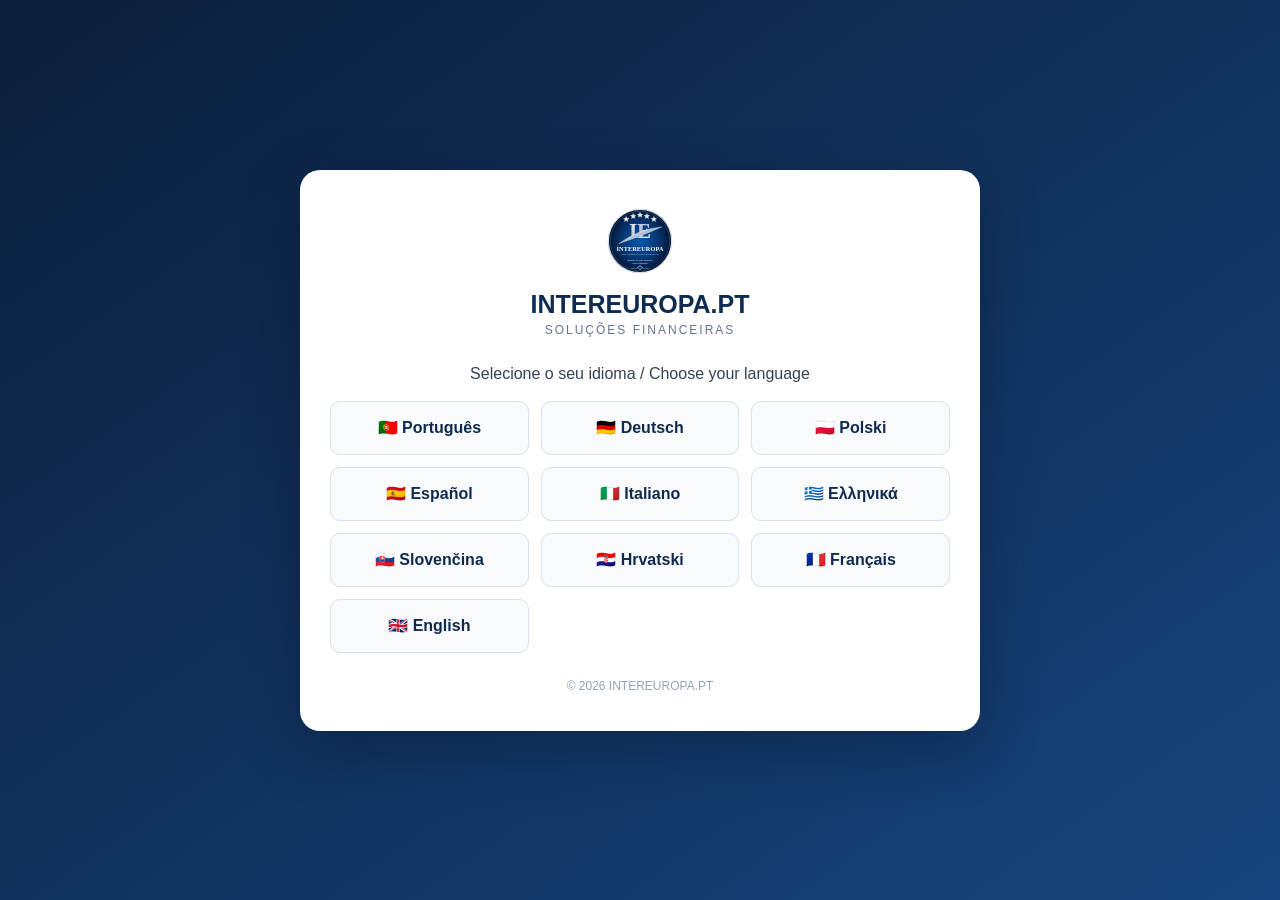
<file: index.html>
<!DOCTYPE html>
<html lang="pt-PT">
<head>
<meta charset="UTF-8">
<meta name="viewport" content="width=device-width, initial-scale=1.0">
<script>
(function(){
  var path=window.location.pathname;
  var isSiteRoot=path === "/" || path === "/index.html" ||
    path === "/BancoWBD" || path === "/BancoWBD/" || /\/index\.html$/i.test(path);
  if(!isSiteRoot) return;
  try {
    if(sessionStorage.getItem("intereuropa_language_selected_this_visit") !== "yes") {
      window.location.replace("language.html");
    }
  } catch(e) { window.location.replace("language.html"); }
})();
</script>
 
<title>INTEREUROPA.PT | Soluções Financeiras</title>
<meta name="description" content="INTEREUROPA.PT — Soluções Financeiras.">
<meta property="og:type" content="website">
<meta property="og:site_name" content="INTEREUROPA.PT">
<meta property="og:title" content="INTEREUROPA.PT">
<meta property="og:description" content="INTEREUROPA.PT — Soluções Financeiras.">
<meta property="og:url" content="https://polskadrewno1.github.io/BancoWBD/">
<meta property="og:image" content="https://polskadrewno1.github.io/BancoWBD/assets/intereuropa-preview.svg">
<meta name="twitter:card" content="summary">
<meta name="twitter:title" content="INTEREUROPA.PT">
<link rel="icon" type="image/svg+xml" href="assets/intereuropa-language-globe.svg">

<style>
* {
  box-sizing: border-box;
  margin: 0;
  padding: 0;
}

html {
  scroll-behavior: smooth;
}

body {
  font-family: Arial, sans-serif;
  background: #f3f6fb;
  color: #1e293b;
  line-height: 1.6;
}

header {
  background: white;
  padding: 18px 6%;
  display: flex;
  justify-content: space-between;
  align-items: center;
  flex-wrap: wrap;
  gap: 15px;
  border-bottom: 1px solid #e2e8f0;
}

.logo {
  display: flex;
  align-items: center;
  gap: 12px;
}

.logo img {
  width: 55px;
  height: 55px;
  object-fit: contain;
}

.logo strong {
  display: block;
  color: #102b50;
  font-size: 19px;
}

.logo small {
  color: #64748b;
  font-size: 10px;
  letter-spacing: 1.5px;
}

nav {
  display: flex;
  flex-wrap: wrap;
  gap: 18px;
}

nav a {
  text-decoration: none;
  color: #102b50;
  font-weight: bold;
  font-size: 14px;
}

nav a:hover {
  color: #3976b8;
}

main {
  max-width: 1150px;
  margin: auto;
  padding: 25px;
}

.hero {
  display: grid;
  grid-template-columns: 1.2fr .8fr;
  gap: 35px;
  align-items: center;
  padding: 65px 0;
}

.tag {
  color: #5276a8;
  font-size: 12px;
  font-weight: bold;
  letter-spacing: 2px;
}

.hero h1 {
  color: #102b50;
  font-size: 43px;
  line-height: 1.2;
  margin: 15px 0;
}

.hero p {
  color: #64748b;
  margin-bottom: 20px;
}

.button {
  display: inline-block;
  background: #17447e;
  color: white;
  text-decoration: none;
  padding: 13px 22px;
  border-radius: 8px;
  font-weight: bold;
  margin: 5px 5px 5px 0;
}

.button.secondary {
  background: white;
  color: #17447e;
  border: 1px solid #17447e;
}

.hero-image {
  width: 100%;
  min-height: 280px;
  height: 100%;
  max-height: 360px;
  object-fit: cover;
  border-radius: 18px;
  box-shadow: 0 15px 35px #10284d25;
}

section {
  margin-bottom: 45px;
}

section h2 {
  color: #102b50;
  margin-bottom: 20px;
}

.cards {
  display: grid;
  grid-template-columns: repeat(3, 1fr);
  gap: 18px;
}

.card {
  background: white;
  padding: 25px;
  border-radius: 12px;
  box-shadow: 0 3px 15px #10284d0d;
}

.card .icon {
  font-size: 27px;
  color: #17447e;
  margin-bottom: 10px;
}

.card h3 {
  color: #17447e;
  margin-bottom: 12px;
}

.card p {
  color: #64748b;
  font-size: 14px;
  margin-bottom: 15px;
}

.card a {
  color: #17447e;
  font-weight: bold;
  text-decoration: none;
}

.notice {
  background: #eaf1fa;
  padding: 25px;
  border-radius: 12px;
}

.notice h2 {
  margin-bottom: 10px;
}

.demo {
  margin-top: 18px;
  padding: 14px;
  background: #fff;
  border-left: 4px solid #17447e;
  border-radius: 5px;
  font-size: 13px;
}

.contact {
  background: white;
  padding: 25px;
  border-radius: 12px;
}

.contact p {
  margin: 8px 0;
}

.contact a {
  color: #17447e;
  font-weight: bold;
  text-decoration: none;
}

footer {
  text-align: center;
  background: #102b50;
  color: white;
  padding: 25px 15px;
  font-size: 13px;
}

@media (max-width: 750px) {
  header {
    flex-direction: column;
    align-items: flex-start;
  }

  nav {
    gap: 12px;
  }

  .hero {
    grid-template-columns: 1fr;
    padding: 40px 0;
  }

  .hero h1 {
    font-size: 34px;
  }

  .cards {
    grid-template-columns: 1fr;
  }

  main {
    padding: 18px;
  }
}
</style>
</head>

<body>

<header>

  <div class="logo">
    <img src="assets/intereuropa-emblem.svg" alt="Logótipo INTEREUROPA.PT">

    <div>
      <strong>INTEREUROPA</strong>
      <small>SOLUÇÕES FINANCEIRAS</small>
    </div>
  </div>

  <nav>
    <a href="#inicio">Início</a>
    <a href="#servicos">Serviços</a>
    <a href="condicoes-financiamento.html">Financiamento</a>
    <a href="cliente-demo.html?mode=login">Se connecter</a>
    <a href="#contacto">Contacto</a>
  </nav> 
</header>

<main>

<section class="hero" id="inicio">

  <div>

    <p class="tag">SOLUÇÕES DE FINANCIAMENTO</p>

    <h1>
      O futuro financeiro começa com uma nova experiência.
    </h1>

    <p>
      Bem-vindo à INTEREUROPA. Conheça os nossos serviços disponíveis e acompanhe os seus pedidos através da área de cliente.
    </p>

    <a class="button" href="condicoes-financiamento.html">
      Solicitar financiamento
    </a>

    <a class="button secondary" href="cliente-demo.html?mode=register">
      Criar uma conta
    </a>

    <a class="button secondary" href="cliente-demo.html?mode=login">
      Iniciar sessão
    </a>

  </div>

  <img
    class="hero-image"
    src="assets/mfie-hero.jpg"
    alt="Profissionais num escritório a analisar documentos e notas de euro"
  >

</section>

<section id="servicos">

  <h2>Conheça os nossos serviços</h2>

  <div class="cards">

    <article class="card">

      <div class="icon">▥</div>

      <h3>Financiamento</h3>

      <p>
        Consulte as informações sobre o processo de candidatura e apresente um pedido para análise.
      </p>

      <a href="condicoes-financiamento.html">
  Solicitar financiamento →
</a>

    </article>

    <article class="card">

      <div class="icon">●</div>

      <h3>Área de cliente</h3>

      <p>
        Aceda à sua conta, consulte os seus pedidos e acompanhe as respetivas atualizações.
      </p>

      <a href="cliente-demo.html">
        Aceder à minha conta →
      </a>

    
    </article>

    <article class="card">

      <div class="icon">♧</div>

      <h3>Poupança INTEREUROPA</h3>

      <p>
        Conheça a nossa solução de poupança e escolha a duração da aplicação de acordo com os seus objetivos. Consulte as informações e as condições aplicáveis.
      </p>

      <a href="#panneau-epargne" onclick="abrirPainelPoupanca(); return false;">
  Conhecer a solução de poupança →
</a>

    </article>

  </div>



</section>

<section class="notice">

  <h2>Financiamento com responsabilidade</h2>

  <p>
    Todas as candidaturas estão sujeitas a uma análise individual. A apresentação de um pedido não representa uma aprovação nem garante a disponibilização de financiamento. As condições aplicáveis devem ser comunicadas antes de qualquer contratação.
  </p>


</section>

<section id="panneau-epargne" class="notice" hidden>

  <h2>Poupança INTEREUROPA</h2>

  <p>
    Conheça a solução de poupança INTEREUROPA e escolha a duração da aplicação de acordo com os seus objetivos.
  </p>

  <h3>Taxa anual anunciada</h3>

  <p>
    30% ao ano, sujeita às condições contratuais aplicáveis.
  </p>

  <h3>Duração da aplicação</h3>

  <p>
    O cliente poderá escolher a duração da aplicação em anos inteiros, de acordo com os seus objetivos e com as condições do contrato.
  </p>

  <h3>Cálculo e crédito dos juros</h3>

  <p>
    Os juros serão calculados de acordo com a taxa e a duração contratualmente estabelecidas. No vencimento, o capital inicial e os juros serão creditados imediatamente na conta interna INTEREUROPA do cliente, conforme as condições contratuais.
  </p>

  <p>
    Esta informação é demonstrativa. A disponibilidade, a taxa e as condições do produto devem ser confirmadas através de documentação contratual e das autorizações aplicáveis.
  </p>

  <a href="#servicos">Voltar aos serviços ↑</a>

</section>

<section id="contacto" class="contact">

  <h2>Fale connosco</h2>

  <p>
    <strong>Email:</strong>
    <a href="mailto:contacto@intereuropa.pt">
      contacto@intereuropa.pt
    </a>
  </p>

</section>

</main>

<footer>
  © 2026 INTEREUROPA — Soluções Financeiras.
</footer>

 
<script src="assets/i18n.js?v=20261127d"></script>
<script>
function abrirPainelPoupanca() {
  const painel = document.getElementById("panneau-epargne");
  painel.hidden = false;
  painel.scrollIntoView({ behavior: "smooth", block: "start" });
}
</script></body>
</html>
</file>
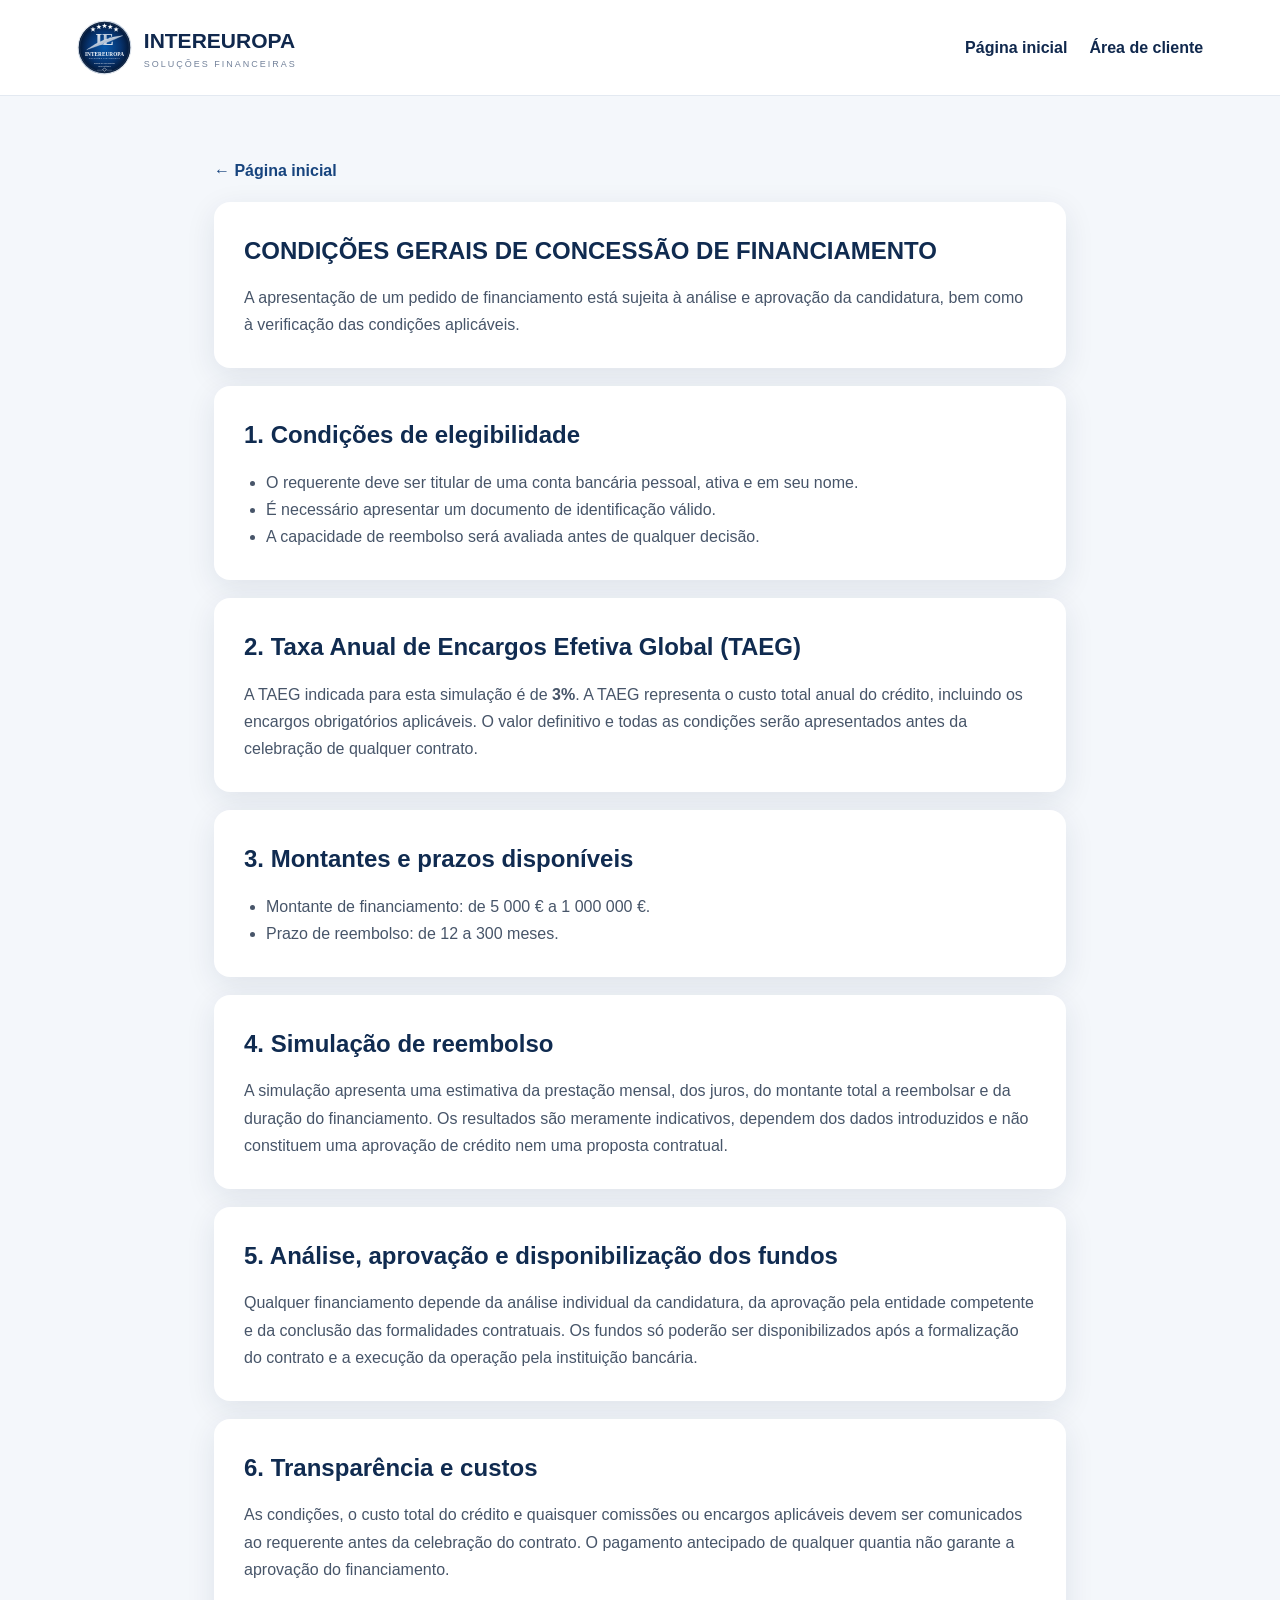
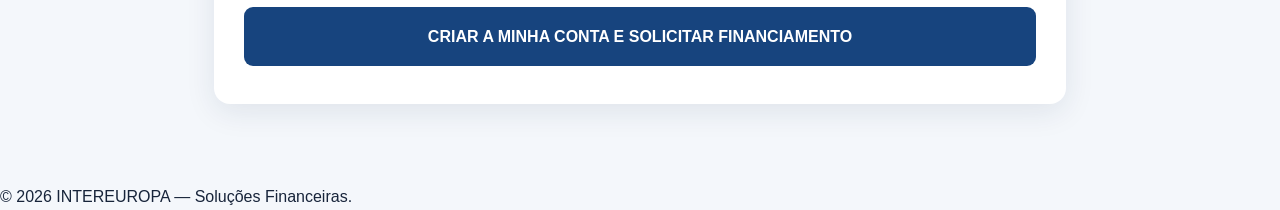
<file: condicoes-financiamento.html>
<!DOCTYPE html>
<html lang="pt-PT">
<head>
<meta charset="UTF-8">
<meta name="viewport" content="width=device-width, initial-scale=1.0">
<title>Condições de financiamento | INTEREUROPA.PT</title>
<link rel="stylesheet" href="style.css">
<style>
.finance-wrap{max-width:900px;margin:38px auto;padding:24px}
.finance-card{background:#fff;border-radius:16px;padding:30px;box-shadow:0 8px 30px #10284d18;margin-bottom:18px}
.finance-card h1,.finance-card h2{color:#102b50;margin-bottom:14px}
.finance-card p,.finance-card li{line-height:1.7;color:#475569}
.finance-card ul{padding-left:22px}
.finance-cta{display:block;text-align:center;background:#17447e;color:#fff;text-decoration:none;font-weight:bold;padding:17px 20px;border-radius:9px;margin:24px 0 8px}
.back-home{display:inline-block;color:#17447e;font-weight:bold;margin-bottom:18px;text-decoration:none}
@media(max-width:600px){.finance-wrap{padding:16px}.finance-card{padding:22px}}
</style>
</head>
<body>
<header>
  <div class="logo">
    <img src="assets/intereuropa-emblem.svg" alt="Logótipo INTEREUROPA.PT" width="55" height="55">
    <div><strong>INTEREUROPA</strong><small>SOLUÇÕES FINANCEIRAS</small></div>
  </div>
  <nav><a href="index.html">Página inicial</a><a href="cliente-demo.html?mode=login">Área de cliente</a></nav>
</header>
<main class="finance-wrap">
<a class="back-home" href="index.html">← Página inicial</a>
<section class="finance-card">
<h1>CONDIÇÕES GERAIS DE CONCESSÃO DE FINANCIAMENTO</h1>
<p>A apresentação de um pedido de financiamento está sujeita à análise e aprovação da candidatura, bem como à verificação das condições aplicáveis.</p>
</section>
<section class="finance-card">
<h2>1. Condições de elegibilidade</h2>
<ul>
<li>O requerente deve ser titular de uma conta bancária pessoal, ativa e em seu nome.</li>
<li>É necessário apresentar um documento de identificação válido.</li>
<li>A capacidade de reembolso será avaliada antes de qualquer decisão.</li>
</ul>
</section>
<section class="finance-card">
<h2>2. Taxa Anual de Encargos Efetiva Global (TAEG)</h2>
<p>A TAEG indicada para esta simulação é de <strong>3%</strong>. A TAEG representa o custo total anual do crédito, incluindo os encargos obrigatórios aplicáveis. O valor definitivo e todas as condições serão apresentados antes da celebração de qualquer contrato.</p>
</section>
<section class="finance-card">
<h2>3. Montantes e prazos disponíveis</h2>
<ul>
<li>Montante de financiamento: de 5 000 € a 1 000 000 €.</li>
<li>Prazo de reembolso: de 12 a 300 meses.</li>
</ul>
</section>
<section class="finance-card">
<h2>4. Simulação de reembolso</h2>
<p>A simulação apresenta uma estimativa da prestação mensal, dos juros, do montante total a reembolsar e da duração do financiamento. Os resultados são meramente indicativos, dependem dos dados introduzidos e não constituem uma aprovação de crédito nem uma proposta contratual.</p>
</section>
<section class="finance-card">
<h2>5. Análise, aprovação e disponibilização dos fundos</h2>
<p>Qualquer financiamento depende da análise individual da candidatura, da aprovação pela entidade competente e da conclusão das formalidades contratuais. Os fundos só poderão ser disponibilizados após a formalização do contrato e a execução da operação pela instituição bancária.</p>
</section>
<section class="finance-card">
<h2>6. Transparência e custos</h2>
<p>As condições, o custo total do crédito e quaisquer comissões ou encargos aplicáveis devem ser comunicados ao requerente antes da celebração do contrato. O pagamento antecipado de qualquer quantia não garante a aprovação do financiamento.</p>
<a class="finance-cta" href="cliente-demo.html?mode=register">CRIAR A MINHA CONTA E SOLICITAR FINANCIAMENTO</a>
</section>
</main>
<footer>© 2026 INTEREUROPA — Soluções Financeiras.</footer>
<script src="assets/i18n.js?v=20261127d"></script>
</body>
</html>
</file>
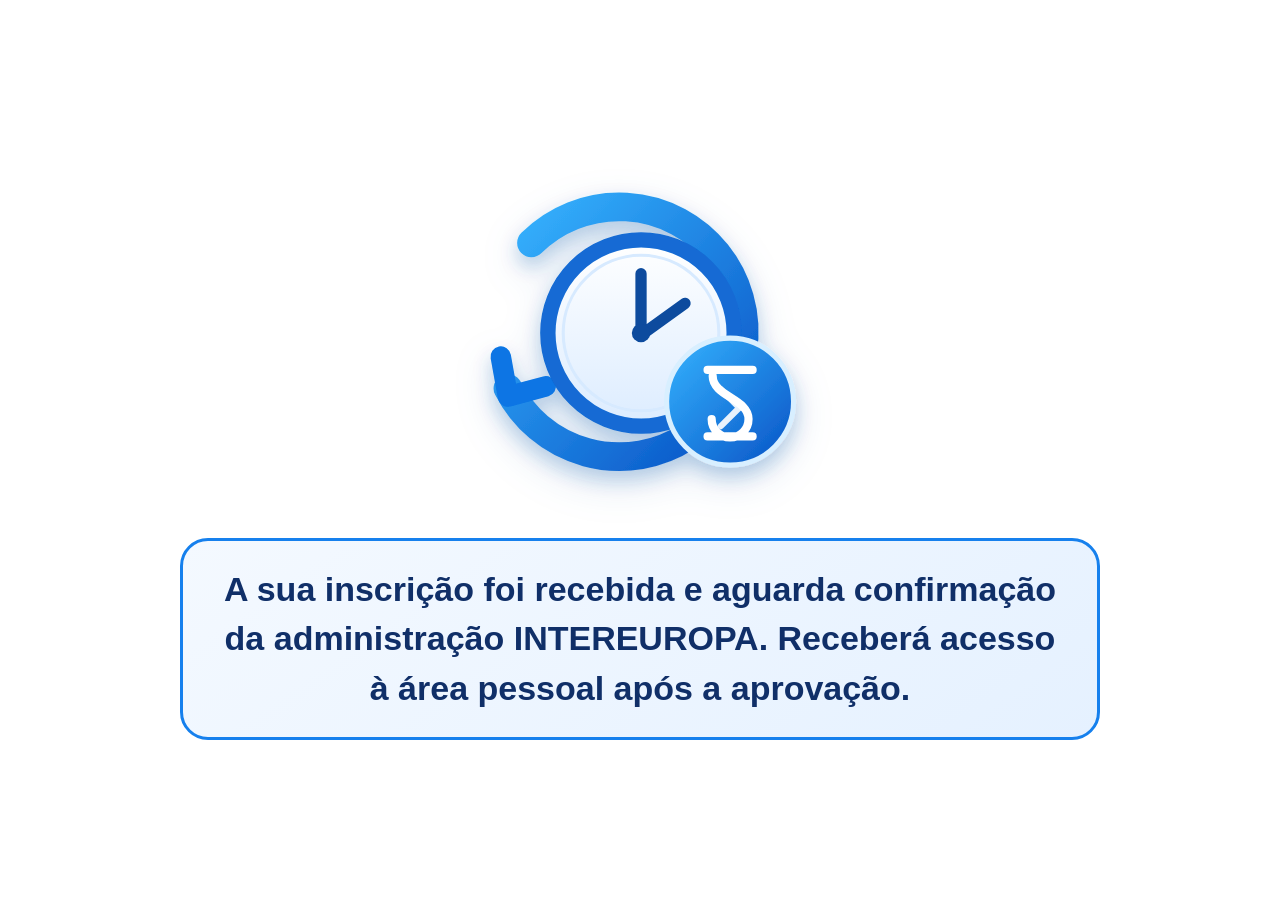
<file: inscricao-aguarda-aprovacao.html>
<!DOCTYPE html>
<html lang="pt-PT">
<head>
<meta charset="UTF-8">
<meta name="viewport" content="width=device-width, initial-scale=1.0">
<meta name="robots" content="noindex">
<title>Inscrição em análise</title>
<style>
*{box-sizing:border-box}
body{margin:0;min-height:100vh;display:grid;place-items:center;padding:24px;background:#fff;font-family:Arial,Helvetica,sans-serif;color:#102f68}
main{width:min(100%,920px);text-align:center}
.sticker{width:min( min(72vw,430px),100%);height:auto;display:block;margin:0 auto 30px;filter:drop-shadow(0 12px 18px rgba(18,83,160,.14))}
.message{margin:0 auto;padding:24px 28px;border:3px solid #1680ed;border-radius:28px;background:linear-gradient(145deg,#f4f9ff,#e5f1ff);font-size:clamp(20px,3.2vw,34px);line-height:1.45;font-weight:700;color:#102f68}
@media(max-width:520px){body{padding:18px}.sticker{width:min(78vw,330px);margin-bottom:22px}.message{padding:20px 17px;border-radius:22px}}
</style>
</head>
<body>
<main>
<svg class="sticker" viewBox="0 0 420 340" role="img" aria-label="A aguardar confirmação" xmlns="http://www.w3.org/2000/svg">
<defs>
 <linearGradient id="blue" x1="0" y1="0" x2="1" y2="1"><stop stop-color="#36b4ff"/><stop offset="1" stop-color="#0752c5"/></linearGradient>
 <linearGradient id="glass" x1="0" y1="0" x2="0" y2="1"><stop stop-color="#fff"/><stop offset="1" stop-color="#dcecff"/></linearGradient>
 <filter id="shadow" x="-30%" y="-30%" width="160%" height="170%"><feDropShadow dx="0" dy="9" stdDeviation="9" flood-color="#1558a8" flood-opacity=".22"/></filter>
</defs>
<g filter="url(#shadow)">
 <path d="M104 81a122 122 0 1 1-23 142" fill="none" stroke="url(#blue)" stroke-width="28" stroke-linecap="round"/>
 <path d="M74 192l7 39 37-10" fill="none" stroke="#0874e4" stroke-width="20" stroke-linecap="round" stroke-linejoin="round"/>
 <circle cx="211" cy="169" r="91" fill="url(#glass)" stroke="#126bd4" stroke-width="15"/>
 <circle cx="211" cy="169" r="76" fill="none" stroke="#d7eaff" stroke-width="3"/>
 <path d="M211 111v60l43-31" fill="none" stroke="#0b4b9e" stroke-width="11" stroke-linecap="round" stroke-linejoin="round"/>
 <circle cx="211" cy="169" r="9" fill="#0b4b9e"/>
 <circle cx="298" cy="236" r="62" fill="url(#blue)" stroke="#d8efff" stroke-width="5"/>
 <path d="M276 205h44M281 211c0 20 35 22 35 42 0 10-8 18-18 18s-18-8-18-18M276 270h44" fill="none" stroke="#fff" stroke-width="8" stroke-linecap="round"/>
 <path d="M289 224l18 18-18 18" fill="none" stroke="#fff" stroke-width="6" stroke-linecap="round" stroke-linejoin="round" opacity=".9"/>
</g>
</svg>
<p class="message" id="pending-message">A sua inscrição foi recebida e aguarda confirmação da administração INTEREUROPA. Receberá acesso à área pessoal após a aprovação.</p>
</main>
<script>
(() => {
 const messages = {
  pt:"A sua inscrição foi recebida e aguarda confirmação da administração INTEREUROPA. Receberá acesso à área pessoal após a aprovação.",
  de:"Ihre Anmeldung wurde erhalten und wartet auf die Bestätigung durch die INTEREUROPA-Verwaltung. Nach der Genehmigung erhalten Sie Zugang zu Ihrem persönlichen Bereich.",
  pl:"Twoje zgłoszenie zostało otrzymane i oczekuje na zatwierdzenie przez administrację INTEREUROPA. Dostęp do strefy osobistej otrzymasz po zatwierdzeniu.",
  es:"Su inscripción ha sido recibida y está pendiente de confirmación por parte de la administración de INTEREUROPA. Recibirá acceso a su área personal después de la aprobación.",
  it:"La tua registrazione è stata ricevuta ed è in attesa di conferma da parte dell'amministrazione INTEREUROPA. Riceverai l'accesso alla tua area personale dopo l'approvazione.",
  el:"Η εγγραφή σας παραλήφθηκε και αναμένει επιβεβαίωση από τη διοίκηση της INTEREUROPA. Θα αποκτήσετε πρόσβαση στον προσωπικό σας χώρο μετά την έγκριση.",
  sk:"Vaša registrácia bola prijatá a čaká na potvrdenie administráciou INTEREUROPA. Prístup do svojej osobnej zóny získate po schválení.",
  hr:"Vaša je prijava zaprimljena i čeka potvrdu administracije INTEREUROPA. Pristup svom osobnom području dobit ćete nakon odobrenja.",
  fr:"Votre inscription a bien été reçue et est en attente de confirmation par l’administration d’INTEREUROPA. Vous aurez accès à votre espace personnel après approbation.",
  en:"Your registration has been received and is awaiting confirmation from the INTEREUROPA administration. You will have access to your personal area after approval."
 };
 const params = new URLSearchParams(location.search);
 let lang = params.get("lang");
 if (!messages[lang]) {
  try { lang = localStorage.getItem("intereuropa_language"); } catch(e) {}
 }
 if (!messages[lang]) lang = "pt";
 document.documentElement.lang = ({pt:"pt-PT",de:"de-DE",pl:"pl-PL",es:"es-ES",it:"it-IT",el:"el-GR",sk:"sk-SK",hr:"hr-HR",fr:"fr-FR",en:"en"})[lang];
 document.getElementById("pending-message").textContent = messages[lang];
})();
</script>
</body>
</html>
</file>
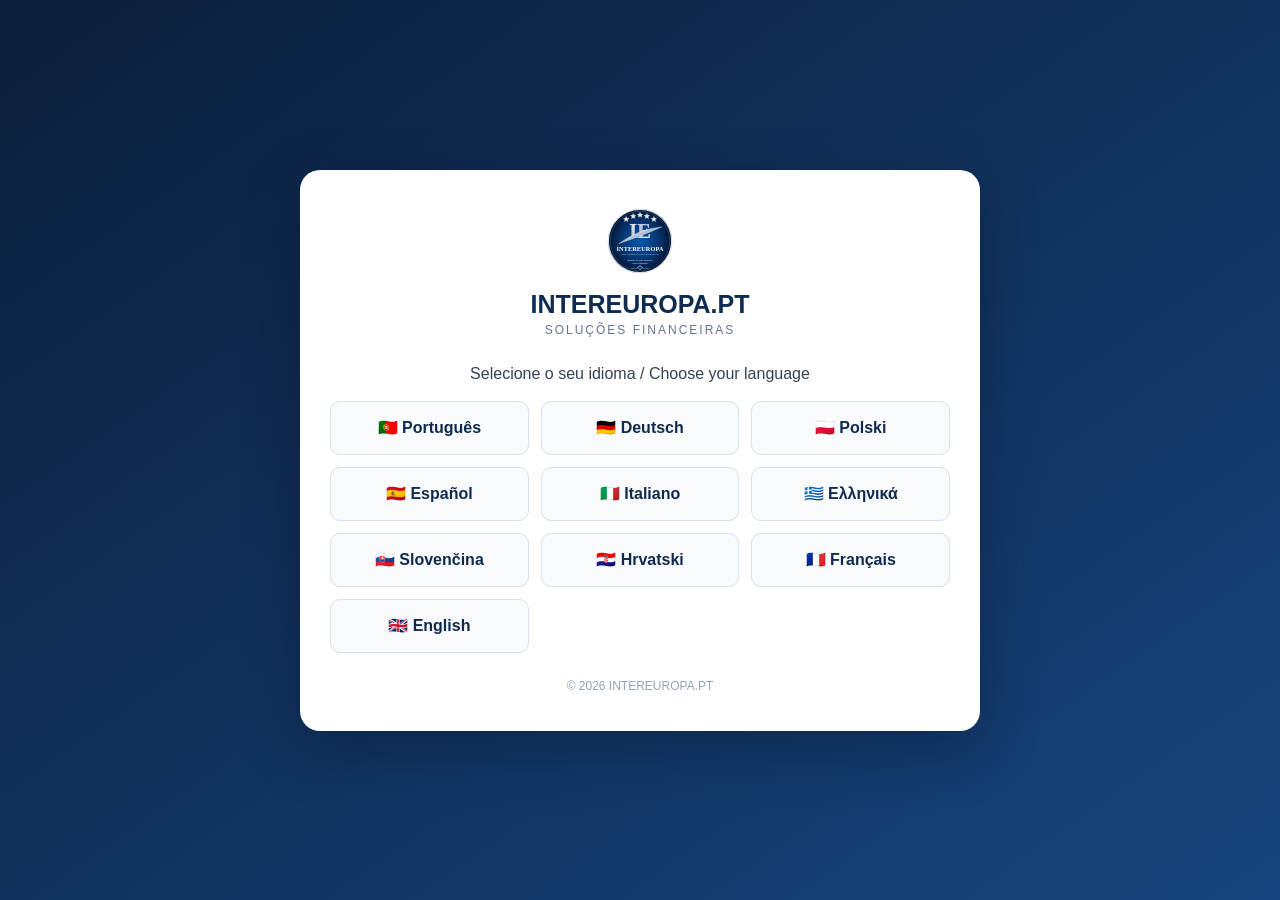
<file: language.html>
<!DOCTYPE html>
<html lang="pt-PT">
<head>
<meta charset="UTF-8">
<meta name="viewport" content="width=device-width, initial-scale=1.0">
<meta name="theme-color" content="#102b50">
<title>INTEREUROPA.PT | Escolha o idioma</title>
<link rel="icon" type="image/svg+xml" href="assets/intereuropa-language-globe.svg">
<style>
*{box-sizing:border-box}
body{margin:0;min-height:100vh;display:flex;align-items:center;justify-content:center;padding:24px;background:linear-gradient(145deg,#0b1f3a,#17447e);font-family:Arial,sans-serif;color:#1e293b}
main{width:min(100%,680px);background:#fff;border-radius:20px;padding:38px 30px;text-align:center;box-shadow:0 18px 55px #06152b66}
.logo{width:66px;height:66px;object-fit:contain}
h1{margin:12px 0 4px;color:#102b50;font-size:25px}
.subtitle{margin:0 0 28px;color:#64748b;letter-spacing:2px;font-size:12px}
.prompt{margin-bottom:18px;color:#334155}
.languages{display:grid;grid-template-columns:repeat(3,minmax(0,1fr));gap:12px}
button{min-height:54px;border:1px solid #d8e1ed;border-radius:10px;background:#f8fafc;color:#102b50;font-size:16px;font-weight:700;cursor:pointer}
button:hover,button:focus{background:#eaf1fa;border-color:#17447e;outline:2px solid #17447e;outline-offset:2px}
footer{margin-top:26px;color:#94a3b8;font-size:12px}
@media(max-width:480px){main{padding:30px 18px}.languages{grid-template-columns:repeat(2,minmax(0,1fr))}}
</style>
</head>
<body>
<main>
<img class="logo" src="assets/intereuropa-emblem.svg" alt="INTEREUROPA.PT">
<h1>INTEREUROPA.PT</h1>
<p class="subtitle">SOLUÇÕES FINANCEIRAS</p>
<p class="prompt">Selecione o seu idioma / Choose your language</p>
<div class="languages">
<button type="button" data-lang="pt">🇵🇹 Português</button>
<button type="button" data-lang="de">🇩🇪 Deutsch</button>
<button type="button" data-lang="pl">🇵🇱 Polski</button>
<button type="button" data-lang="es">🇪🇸 Español</button>
<button type="button" data-lang="it">🇮🇹 Italiano</button>
<button type="button" data-lang="el">🇬🇷 Ελληνικά</button>
<button type="button" data-lang="sk">🇸🇰 Slovenčina</button>
<button type="button" data-lang="hr">🇭🇷 Hrvatski</button>
<button type="button" data-lang="fr">🇫🇷 Français</button>
<button type="button" data-lang="en">🇬🇧 English</button>
</div>
<footer>© 2026 INTEREUROPA.PT</footer>
</main>
<script>
(function(){
  var supported=["pt","de","pl","es","it","el","sk","hr","fr","en"];
  document.querySelectorAll("[data-lang]").forEach(function(button){
    button.addEventListener("click",function(){
      var lang=button.getAttribute("data-lang");
      if(supported.indexOf(lang)===-1)return;
      try{
        localStorage.setItem("intereuropa_language",lang);
        localStorage.setItem("intereuropa_language_intro_seen","yes");
        sessionStorage.setItem("intereuropa_language_selected_this_visit","yes");
        document.cookie="intereuropa_language="+encodeURIComponent(lang)+"; path=/; max-age=31536000; SameSite=Lax";
      }catch(e){}
      window.location.href="index.html";
    });
  });
})();
</script>
</body>
</html>
</file>
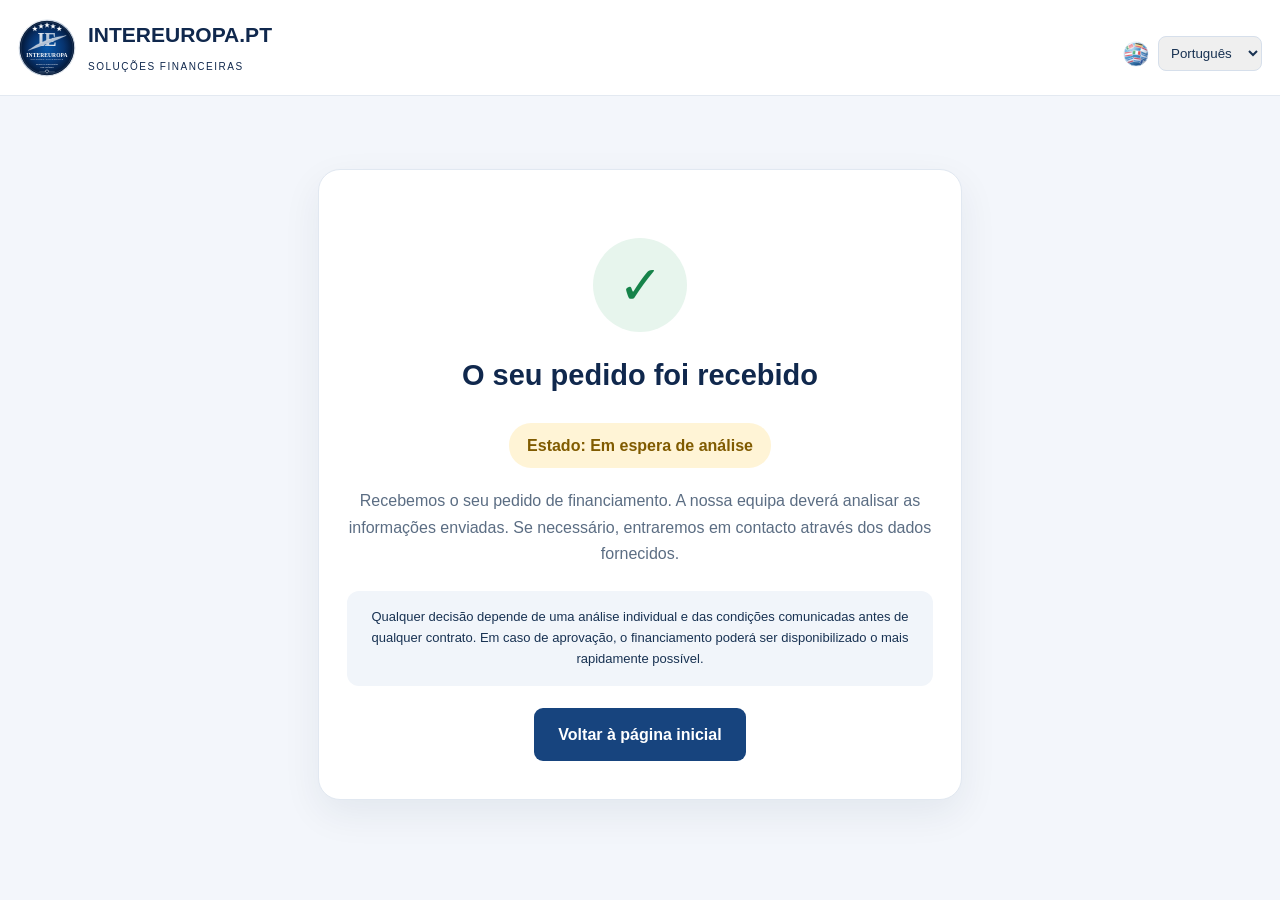
<file: pedido-confirmado.html>
<!DOCTYPE html>
<html lang="pt-PT"><head><meta charset="UTF-8"><meta name="viewport" content="width=device-width,initial-scale=1">
<title>INTEREUROPA | Pedido recebido</title><link rel="stylesheet" href="style.css">
<style>
body{background:#f3f6fb;margin:0;font-family:Arial,sans-serif;color:#183252}
.notice-wrap{max-width:680px;margin:55px auto;padding:18px}.notice-card{background:#fff;border:1px solid #e1e8f1;border-radius:22px;padding:38px 28px;text-align:center;box-shadow:0 14px 38px #10284d12}
.brand{display:flex;align-items:center;justify-content:center;gap:12px;color:#10284d}.brand img{width:58px;height:58px;object-fit:contain}.brand strong{display:block;font-size:21px}.brand small{letter-spacing:1.5px;font-size:10px}
.illustration{width:94px;height:94px;border-radius:50%;background:#e7f5ed;color:#16834a;display:grid;place-items:center;font-size:54px;margin:30px auto 20px}
h1{color:#10284d;font-size:29px;margin:10px 0}.status{display:inline-block;background:#fff4d6;color:#805b00;padding:10px 18px;border-radius:22px;font-weight:bold;margin:14px 0 20px}
p{line-height:1.65;color:#5b6d83}.disclaimer{background:#f1f5fa;border-radius:12px;padding:16px;font-size:13px;margin-top:24px}
a.button{display:inline-block;background:#17447e;color:#fff;text-decoration:none;padding:14px 24px;border-radius:9px;font-weight:bold;margin-top:22px}
header{padding:18px;background:#fff;border-bottom:1px solid #e3e9f1}.language{display:flex;justify-content:center;align-items:center;gap:8px;margin-top:12px}.language img{width:28px;height:28px}
select{padding:8px;border:1px solid #d6dfeb;border-radius:8px;color:#183252}
@media(max-width:520px){.notice-card{padding:28px 18px}.notice-wrap{margin:22px auto}h1{font-size:25px}}
</style></head><body>
<header><div class="brand"><img src="assets/intereuropa-emblem.svg" alt="INTEREUROPA"><div><strong>INTEREUROPA.PT</strong><small>SOLUÇÕES FINANCEIRAS</small></div></div>
<div class="language"><img src="assets/intereuropa-language-globe.svg" alt=""><select id="lang" aria-label="Idioma"><option value="pt">Português</option><option value="de">Deutsch</option><option value="pl">Polski</option><option value="es">Español</option><option value="it">Italiano</option><option value="el">Ελληνικά</option><option value="sk">Slovenčina</option><option value="hr">Hrvatski</option><option value="fr">Français</option><option value="en">English</option></select></div></header>
<main class="notice-wrap"><section class="notice-card"><div class="illustration" aria-hidden="true">✓</div><h1 data-t="title">O seu pedido foi recebido</h1><div class="status" data-t="status">Estado: Em espera de análise</div>
<p data-t="body">Recebemos o seu pedido de financiamento. A nossa equipa deverá analisar as informações enviadas. Se necessário, entraremos em contacto através dos dados fornecidos.</p>
<div class="disclaimer" data-t="disclaimer">Qualquer decisão depende de uma análise individual e das condições comunicadas antes de qualquer contrato. Em caso de aprovação, o financiamento poderá ser disponibilizado o mais rapidamente possível.</div>
<a class="button" href="index.html" data-t="home">Voltar à página inicial</a></section></main>
<script>
const T={
pt:{title:"O seu pedido foi recebido",status:"Estado: Em espera de análise",body:"Recebemos o seu pedido de financiamento. A nossa equipa deverá analisar as informações enviadas. Se necessário, entraremos em contacto através dos dados fornecidos.",disclaimer:"Qualquer decisão depende de uma análise individual e das condições comunicadas antes de qualquer contrato. Em caso de aprovação, o financiamento poderá ser disponibilizado o mais rapidamente possível.",home:"Voltar à página inicial"},
de:{title:"Ihr Antrag wurde empfangen",status:"Status: Prüfung ausstehend",body:"Wir haben Ihren Finanzierungsantrag erhalten. Unser Team wird die übermittelten Angaben prüfen und Sie bei Bedarf über die angegebenen Kontaktdaten erreichen.",disclaimer:"Jede Entscheidung hängt von einer individuellen Prüfung und den vor Vertragsabschluss mitgeteilten Bedingungen ab. Im Falle einer Genehmigung kann die Finanzierung so schnell wie möglich bereitgestellt werden.",home:"Zur Startseite"},
pl:{title:"Otrzymaliśmy Twój wniosek",status:"Status: Oczekuje na rozpatrzenie",body:"Otrzymaliśmy Twój wniosek o finansowanie. Nasz zespół przeanalizuje przesłane informacje i w razie potrzeby skontaktuje się z Tobą.",disclaimer:"Każda decyzja zależy od indywidualnej analizy oraz warunków przekazanych przed zawarciem umowy. W przypadku pozytywnej decyzji finansowanie może zostać uruchomione tak szybko, jak to możliwe.",home:"Wróć na stronę główną"},
es:{title:"Hemos recibido su solicitud",status:"Estado: Pendiente de revisión",body:"Hemos recibido su solicitud de financiación. Nuestro equipo revisará la información enviada y se pondrá en contacto con usted si es necesario.",disclaimer:"Toda decisión depende de un análisis individual y de las condiciones comunicadas antes de cualquier contrato. En caso de aprobación, la financiación podrá ponerse a disposición lo antes posible.",home:"Volver al inicio"},
it:{title:"La richiesta è stata ricevuta",status:"Stato: In attesa di valutazione",body:"Abbiamo ricevuto la tua richiesta di finanziamento. Il nostro team esaminerà le informazioni inviate e ti contatterà se necessario.",disclaimer:"Ogni decisione dipende da una valutazione individuale e dalle condizioni comunicate prima di qualsiasi contratto. In caso di approvazione, il finanziamento potrà essere erogato nel più breve tempo possibile.",home:"Torna alla pagina iniziale"},
el:{title:"Το αίτημά σας παραλήφθηκε",status:"Κατάσταση: Σε αναμονή αξιολόγησης",body:"Λάβαμε το αίτημά σας για χρηματοδότηση. Η ομάδα μας θα εξετάσει τις πληροφορίες που υποβάλατε και θα επικοινωνήσει μαζί σας εάν χρειαστεί.",disclaimer:"Κάθε απόφαση εξαρτάται από ατομική αξιολόγηση και από τους όρους που γνωστοποιούνται πριν από οποιαδήποτε σύμβαση. Σε περίπτωση έγκρισης, η χρηματοδότηση μπορεί να τεθεί στη διάθεσή σας το συντομότερο δυνατό.",home:"Επιστροφή στην αρχική σελίδα"},
sk:{title:"Vaša žiadosť bola prijatá",status:"Stav: Čaká na posúdenie",body:"Vašu žiadosť o financovanie sme prijali. Náš tím posúdi zaslané informácie a v prípade potreby vás bude kontaktovať.",disclaimer:"Každé rozhodnutie závisí od individuálneho posúdenia a podmienok oznámených pred uzatvorením zmluvy. V prípade schválenia môže byť financovanie poskytnuté v čo najkratšom čase.",home:"Späť na úvodnú stránku"},
hr:{title:"Vaš zahtjev je zaprimljen",status:"Status: Čeka pregled",body:"Zaprimili smo vaš zahtjev za financiranje. Naš tim pregledat će dostavljene informacije i po potrebi vas kontaktirati.",disclaimer:"Svaka odluka ovisi o pojedinačnoj procjeni i uvjetima priopćenima prije sklapanja ugovora. U slučaju odobrenja, financiranje se može staviti na raspolaganje u najkraćem mogućem roku.",home:"Povratak na početnu stranicu"},
fr:{title:"Votre demande a bien été reçue",status:"Statut : En attente d’examen",body:"Nous avons reçu votre demande de financement. Notre équipe examinera les informations transmises et vous contactera si nécessaire aux coordonnées indiquées.",disclaimer:"Toute décision dépend d’une analyse individuelle et des conditions communiquées avant tout contrat. En cas d’approbation, le financement pourra être mis en place dans les meilleurs délais.",home:"Retour à la page d’accueil"},
en:{title:"Your request has been received",status:"Status: Awaiting review",body:"We have received your financing request. Our team will review the information submitted. If necessary, we will contact you using the details provided.",disclaimer:"Any decision is subject to an individual assessment and the terms communicated before any contract is signed. If approved, the financing may be made available as soon as possible.",home:"Back to the home page"}};
const params=new URLSearchParams(location.search);const lang=T[params.get("lang")]?params.get("lang"):"pt";document.documentElement.lang=({pt:"pt-PT",de:"de-DE",pl:"pl-PL",es:"es-ES",it:"it-IT",el:"el-GR",sk:"sk-SK",hr:"hr-HR",fr:"fr-FR",en:"en"})[lang];document.getElementById("lang").value=lang;
function applyLang(l){document.querySelectorAll("[data-t]").forEach(e=>e.textContent=T[l][e.dataset.t]);const u=new URL(location.href);u.searchParams.set("lang",l);history.replaceState({}, "",u);document.querySelector(".button").href="index.html?lang="+l}
document.getElementById("lang").addEventListener("change",e=>applyLang(e.target.value));applyLang(lang);
</script></body></html>
</file>
<file: style.css>
* {
    box-sizing: border-box;
    margin: 0;
    padding: 0;
}

html {
    scroll-behavior: smooth;
}

body {
    font-family: Arial, sans-serif;
    background: #f4f7fb;
    color: #17243a;
    line-height: 1.6;
}

header {
    display: flex;
    justify-content: space-between;
    align-items: center;
    padding: 20px 6%;
    background: white;
    border-bottom: 1px solid #e3e9f1;
}

.logo {
    display: flex;
    align-items: center;
    gap: 12px;
}

.logo span {
    background: #10284d;
    color: white;
    padding: 10px 15px;
    border-radius: 10px;
    font-size: 25px;
    font-weight: bold;
}

.logo strong {
    display: block;
    color: #10284d;
    font-size: 21px;
}

.logo small {
    display: block;
    color: #73829a;
    font-size: 9px;
    letter-spacing: 2px;
}

nav {
    display: flex;
    gap: 22px;
}

nav a {
    text-decoration: none;
    color: #10284d;
    font-weight: bold;
}

main {
    max-width: 1150px;
    margin: auto;
    padding: 25px;
}

.hero {
    display: grid;
    grid-template-columns: 1.2fr 0.8fr;
    gap: 35px;
    align-items: center;
    padding: 65px 0;
}

.tag {
    color: #5276a8;
    font-size: 12px;
    font-weight: bold;
    letter-spacing: 2px;
}

.hero h1 {
    font-size: 48px;
    line-height: 1.15;
    color: #10284d;
    margin: 15px 0;
}

.hero p {
    color: #607089;
    margin-bottom: 20px;
}

.button {
    display: inline-block;
    background: #17447e;
    color: white;
    text-decoration: none;
    padding: 13px 23px;
    border-radius: 8px;
    font-weight: bold;
}

.hero-card {
    background: linear-gradient(145deg, #10284d, #2863a4);
    color: white;
    padding: 40px;
    border-radius: 18px;
    min-height: 280px;
    display: flex;
    flex-direction: column;
    justify-content: center;
    box-shadow: 0 15px 35px #10284d25;
}

.hero-card h2 {
    font-size: 38px;
    margin-bottom: 10px;
}

.hero-card p {
    color: #d7e5f7;
}

.hero-card small {
    letter-spacing: 2px;
}

.line {
    width: 65px;
    height: 4px;
    background: #a9c6ec;
    margin: 25px 0;
}

section h2 {
    color: #10284d;
    margin-bottom: 22px;
}

.cards {
    display: grid;
    grid-template-columns: repeat(3, 1fr);
}
</file>
